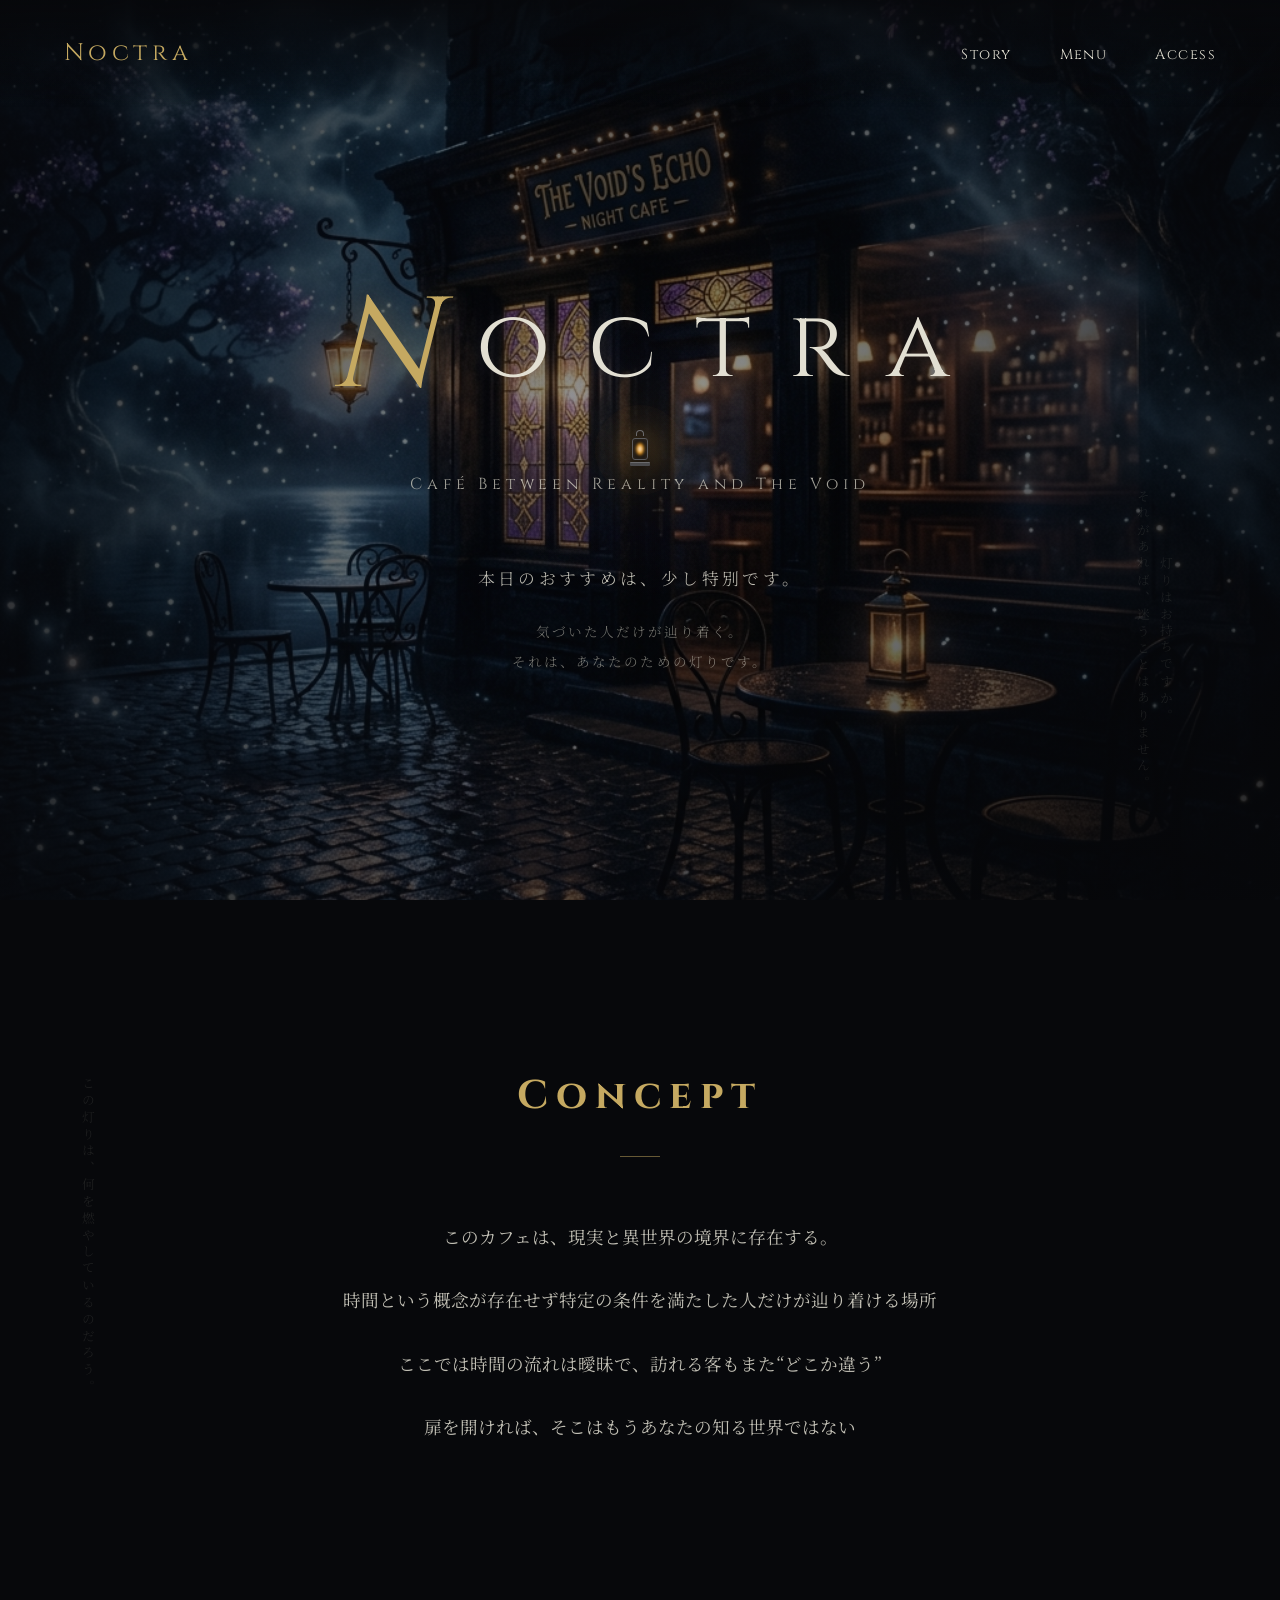
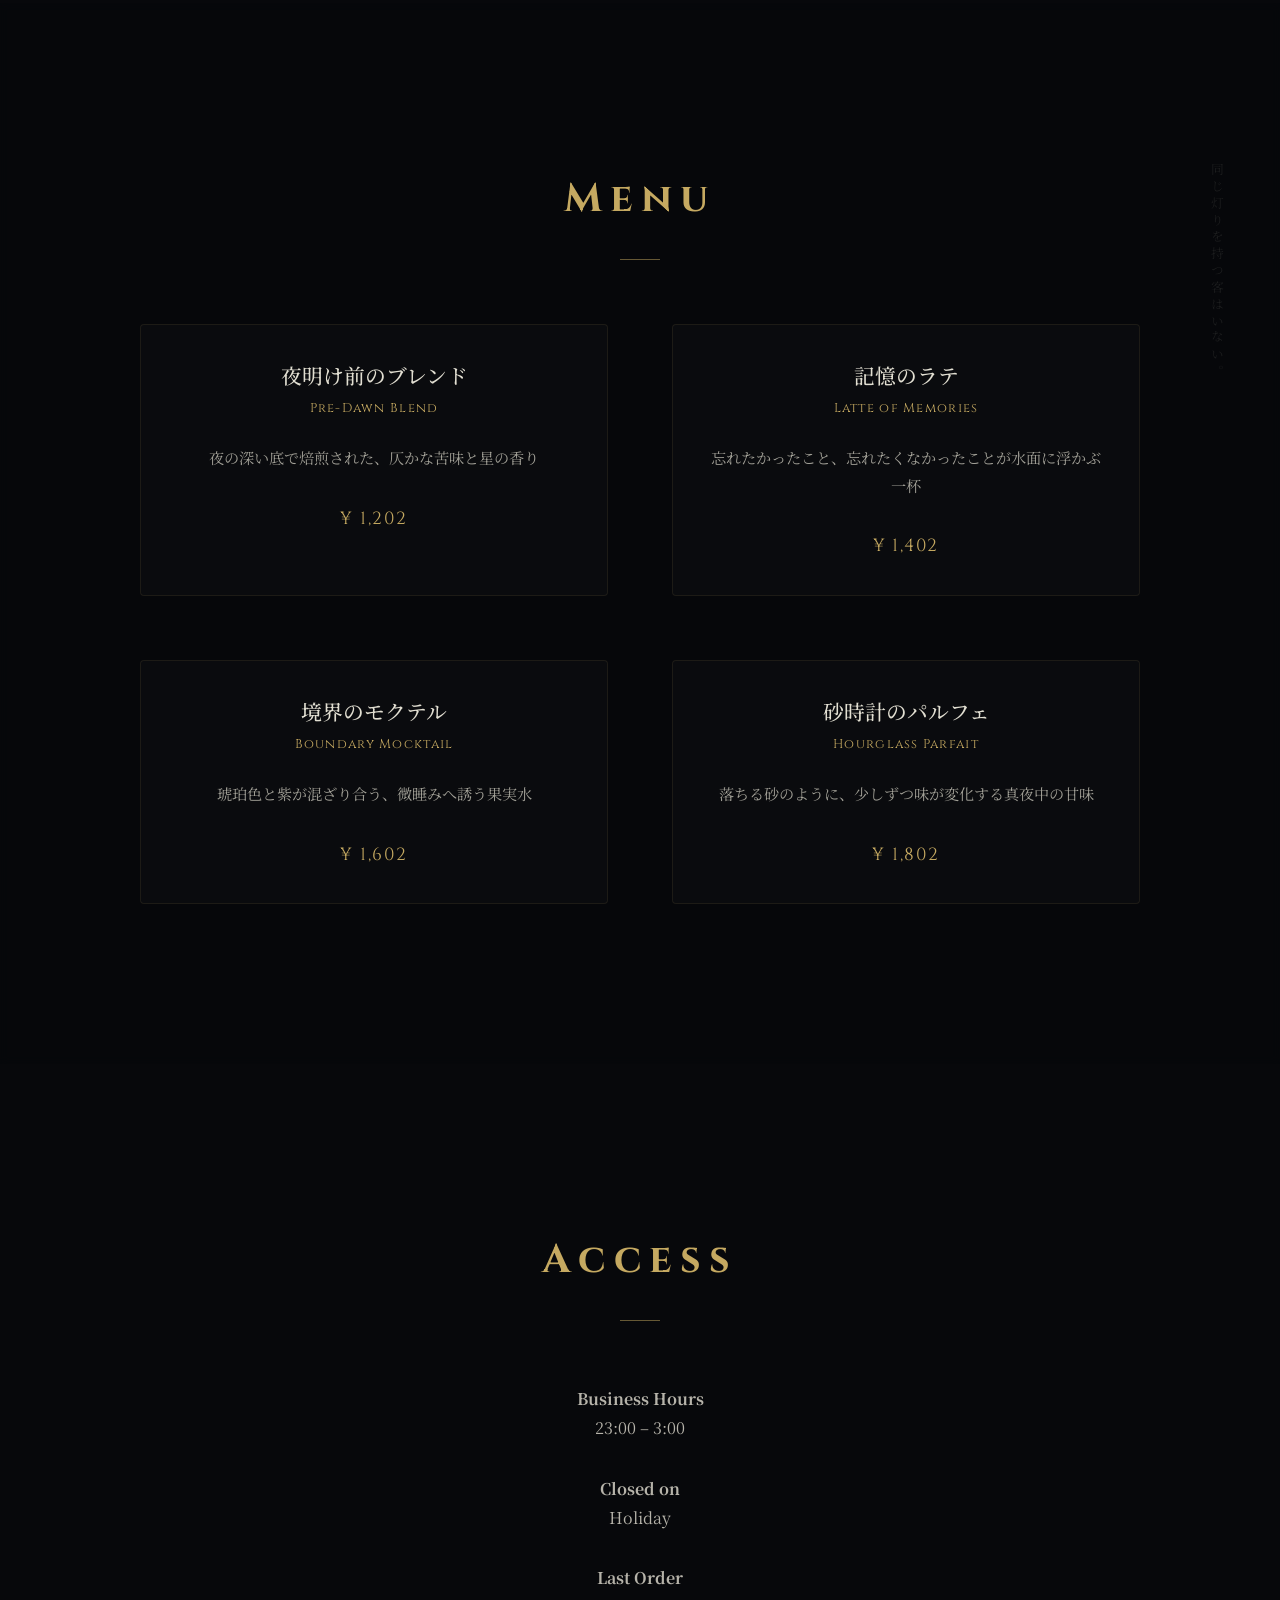
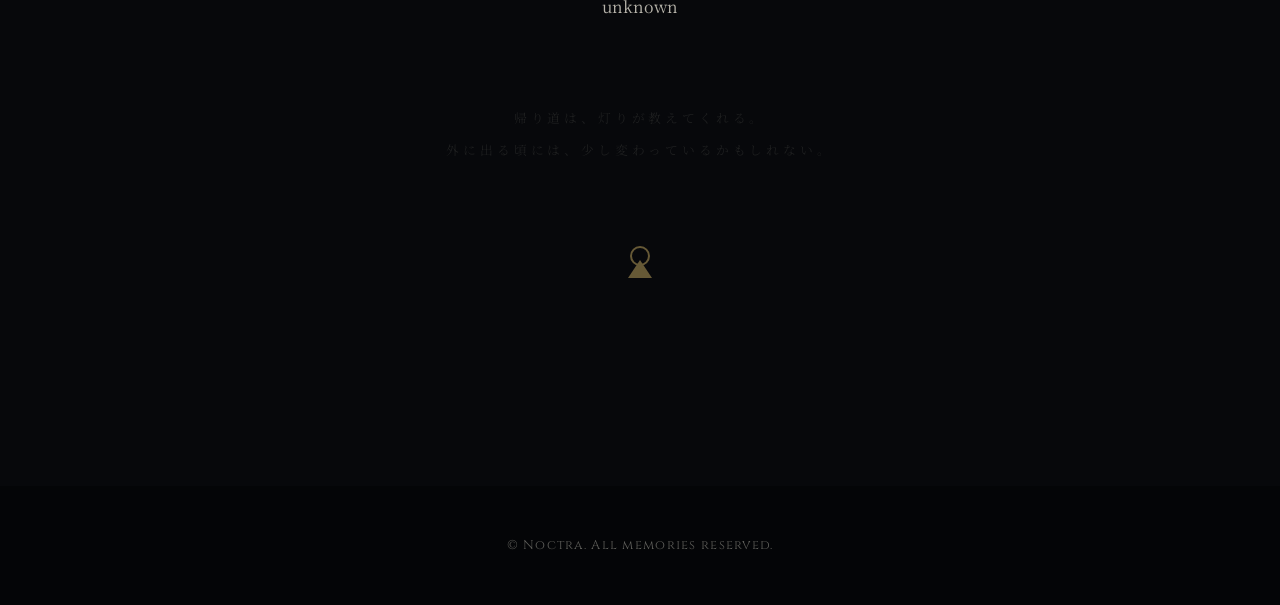
<file: index.html>
<!DOCTYPE html>
<html lang="ja">

<head>
    <meta charset="UTF-8">
    <meta name="viewport" content="width=device-width, initial-scale=1.0">
    <title>Noctra | 境界の夜カフェ</title>
    <meta name="description" content="現実と異世界の狭間にある、深夜だけ開く夜カフェ「Noctra」。条件を満たした者だけが辿り着ける、時間や記憶が曖昧になる場所。">

    <!-- Google Fonts -->
    <link rel="preconnect" href="https://fonts.googleapis.com">
    <link rel="preconnect" href="https://fonts.gstatic.com" crossorigin>
    <link
        href="https://fonts.googleapis.com/css2?family=Cinzel:wght@400;500;600&family=Noto+Serif+JP:wght@300;400;500&display=swap"
        rel="stylesheet">

    <link rel="stylesheet" href="style.css">
</head>

<body>
    <!-- Custom Cursor Glow -->
    <div class="cursor-glow"></div>

    <!-- Particles -->
    <canvas id="particle-canvas"></canvas>

    <!-- Initial Loading Screen -->
    <div id="loader">
        <div class="loader-logo">
            <span class="logo-text">N</span>octra
        </div>
    </div>

    <!-- Navigation -->
    <nav class="navbar fade-on-scroll">
        <div class="nav-brand">Noctra</div>
        <ul class="nav-links">
            <li><a href="#story">Story</a></li>
            <li><a href="#menu">Menu</a></li>
            <li><a href="#access">Access</a></li>
        </ul>
    </nav>

    <!-- Hero Section -->
    <header class="hero">
        <div class="hero-overlay"></div>
        <div class="hero-content">
            <h1 class="main-title">
                <span class="letter-N">N</span>octra
            </h1>
            <p class="subtitle">Café Between Reality and The Void</p>
            <div class="hero-intro">
                <p class="hero-intro-line1" id="hero-glitch-1">本日のおすすめは、少し特別です。</p>
                <p class="hero-intro-line2" id="hero-glitch-2">気づいた人だけが辿り着く。<br>それは、あなたのための灯りです。</p>
            </div>
        </div>
        <p class="cryptic-text hero-cryptic">灯りはお持ちですか。<br>それがあれば、迷うことはありません。</p>
    </header>

    <!-- Story Section -->
    <section id="story" class="section dark-section">
        <p class="cryptic-text side-cryptic fade-on-scroll">この灯りは、何を燃やしているのだろう。</p>
        <div class="container fade-on-scroll">
            <h2 class="section-title secret-trigger" id="secret-concept-trigger">Concept</h2>
            <div class="story-content">
                <p>このカフェは、現実と異世界の境界に存在する。<br><br>時間という概念が存在せず特定の条件を満たした人だけが辿り着ける場所<br><br>ここでは時間の流れは曖昧で、<span id="secret-letter-trigger" class="secret-trigger">訪れる客もまた“どこか違う”</span><br><br>扉を開ければ、そこはもうあなたの知る世界ではない</p>
            </div>
        </div>
    </section>

    <!-- Menu Section -->
    <section id="menu" class="section bg-image-section">
        <div class="section-overlay"></div>
        <p class="cryptic-text side-cryptic-right fade-on-scroll">同じ灯りを持つ客はいない。</p>
        <div class="container fade-on-scroll">
            <h2 class="section-title secret-trigger" id="secret-menu-trigger">Menu</h2>
            <div class="menu-grid">
                <div class="menu-item">
                    <h3 class="reaction-spot">夜明け前のブレンド</h3>
                    <p class="menu-en">Pre-Dawn Blend</p>
                    <p class="menu-desc">夜の深い底で焙煎された、仄かな苦味と星の香り</p>
                    <span class="price">¥ 1,202</span>
                </div>
                <div class="menu-item">
                    <h3 class="reaction-spot">記憶のラテ</h3>
                    <p class="menu-en">Latte of Memories</p>
                    <p class="menu-desc">忘れたかったこと、忘れたくなかったことが水面に浮かぶ一杯</p>
                    <span class="price">¥ 1,402</span>
                </div>
                <div class="menu-item">
                    <h3 class="reaction-spot">境界のモクテル</h3>
                    <p class="menu-en">Boundary Mocktail</p>
                    <p class="menu-desc">琥珀色と紫が混ざり合う、微睡みへ誘う果実水</p>
                    <span class="price">¥ 1,602</span>
                </div>
                <div class="menu-item">
                    <h3 class="reaction-spot">砂時計のパルフェ</h3>
                    <p class="menu-en">Hourglass Parfait</p>
                    <p class="menu-desc">落ちる砂のように、少しずつ味が変化する真夜中の甘味</p>
                    <span class="price">¥ 1,802</span>
                </div>
            </div>
        </div>
    </section>

    <!-- Access Section -->
    <section id="access" class="section dark-section">
        <div class="container fade-on-scroll">
            <h2 class="section-title reaction-spot">Access</h2>
            <div class="access-info">
                <p><strong>Business Hours</strong><br>23:00 – 3:00</p>
                <p><strong>Closed on</strong><br><span id="holiday-text">Holiday</span></p>
                <p><strong>Last Order</strong><br>unknown</p>
                <p class="cryptic-text center-cryptic fade-on-scroll">帰り道は、灯りが教えてくれる。<br>外に出る頃には、少し変わっているかもしれない。</p>
                <a href="rian/index.html" class="keyhole-icon" id="secret-keyhole">
                    <!-- Simple CSS keyhole shape -->
                    <div class="keyhole-circle"></div>
                    <div class="keyhole-triangle"></div>
                </a>
            </div>
        </div>
    </section>

    <footer class="footer">
        <p>&copy; Noctra. All memories reserved.</p>
    </footer>

    <!-- Secret Concept Overlay -->
    <div id="secret-concept-overlay" class="secret-overlay">
        <div class="secret-concept-content story-content">
            <p class="concept-line1">この場所では、灯りが記憶を燃やしている。<br>小さく揺れるその光は、誰一人として同じではない。</p>
            <p class="concept-line2">訪れる理由を忘れてしまう人もいれば、<br>帰る頃には、少しだけ軽くなっている人もいる。<br><br>思い出とは、そういうもの。<br>その灯りを、消さないでください。</p>
        </div>
    </div>

    <!-- Lantern Cursor -->
    <div class="lantern-cursor" id="lantern-cursor">
        <div class="lantern-wrapper">
            <div class="lantern-glow"></div>
            <div class="lantern-body">
                <div class="lantern-hook"></div>
                <div class="lantern-glass">
                    <div class="lantern-light"></div>
                </div>
                <div class="lantern-base"></div>
            </div>
        </div>
    </div>

    <!-- Secret Letter Overlay -->
    <div id="secret-letter-overlay" class="secret-overlay">
        <div class="secret-letter-content">
            <div class="letter-text" id="letter-text"></div>
        </div>
    </div>

    <!-- Night Menu Overlay -->
    <div id="night-menu-overlay" class="secret-overlay">
        <div class="night-menu-content">
            <h2 class="night-menu-title">Night Menu</h2>
            <ul class="night-menu-list">
                <li class="night-menu-item">
                    <h3>記憶のラテ</h3>
                    <p>忘れたい記憶ほど、甘く香る</p>
                </li>
                <li class="night-menu-item">
                    <h3>影のブレンド</h3>
                    <p>あなたの輪郭を少しだけ溶かす</p>
                </li>
                <li class="night-menu-item" id="last-drink-item">
                    <div id="last-drink-default">
                        <h3>最後の一杯</h3>
                        <p>これで<span class="secret-trigger" id="secret-tea-trigger">お別れ</span>かもしれないし、始まりかもしれない</p>
                    </div>
                    <div id="last-drink-secret" style="display: none;">
                        <h3 style="color: var(--accent-gold); text-shadow: 0 0 15px rgba(197, 169, 97, 0.6);">ストレートティー
                        </h3>
                        <p
                            style="font-size: 0.8rem; line-height: 1.8; text-align: left; display: inline-block; margin-top: 1rem; color: rgba(226, 223, 210, 0.7); letter-spacing: 0.05em;">
                            コーヒーとティーだから全然違うか笑言いたいことはたくさんあるけど、もう意味ないもんな。慎重にいって失敗したからほんと後悔してる。本来の自分で行ってこの結果なら普通に受け入れるし、引きずらないんだけどな〜。厳しいってwww
                        </p>
                    </div>
                </li>
            </ul>
            <div class="night-menu-close">Close</div>
        </div>
    </div>

    <script src="script.js"></script>
</body>

</html>
</file>
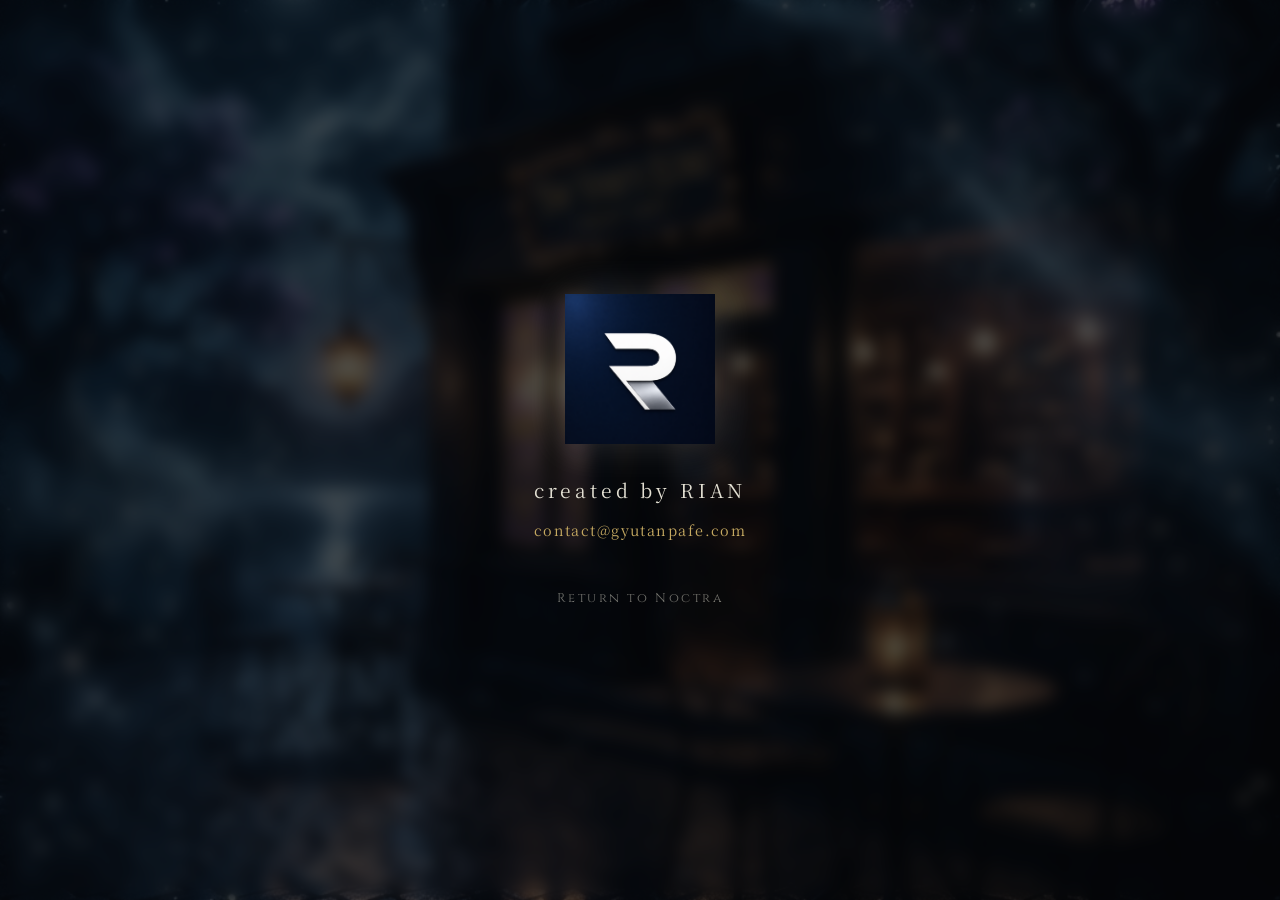
<file: rian/index.html>
<!DOCTYPE html>
<html lang="ja">

<head>
    <meta charset="UTF-8">
    <meta name="viewport" content="width=device-width, initial-scale=1.0">
    <title>About RIAN</title>
    <link rel="preconnect" href="https://fonts.googleapis.com">
    <link rel="preconnect" href="https://fonts.gstatic.com" crossorigin>
    <link
        href="https://fonts.googleapis.com/css2?family=Cinzel:wght@400;500;600&family=Noto+Serif+JP:wght@300;400;500&display=swap"
        rel="stylesheet">
    <link rel="stylesheet" href="style.css">
</head>

<body>
    <div class="rian-container">
        <div class="rian-content">
            <img src="../rian_logo.png" alt="RIAN Logo" class="rian-logo">
            <h1 class="rian-title">created by RIAN</h1>
            <p class="rian-email">
                <a href="mailto:contact@gyutanpafe.com">contact@gyutanpafe.com</a>
            </p>
            <a href="../index.html" class="back-link">Return to Noctra</a>
        </div>
    </div>
</body>

</html>
</file>
<file: style.css>
/* Variables & Reset */
:root {
    --bg-dark: #07080b; /* Very deep navy/black */
    --text-main: #e2dfd2; /* Slightly aged white */
    --accent-gold: #c5a961; /* Muted gold */
    --accent-purple: #4a306d; /* Deep purple */
    --font-en: 'Cinzel', serif;
    --font-jp: 'Noto Serif JP', serif;
}

* {
    margin: 0;
    padding: 0;
    box-sizing: border-box;
}

body {
    background-color: var(--bg-dark);
    color: var(--text-main);
    font-family: var(--font-jp);
    overflow-x: hidden;
    line-height: 1.8;
}

/* Custom Cursor Glow */
.cursor-glow {
    position: fixed;
    top: 0;
    left: 0;
    width: 300px;
    height: 300px;
    background: radial-gradient(circle, rgba(197, 169, 97, 0.08) 0%, rgba(74, 48, 109, 0.05) 40%, transparent 70%);
    border-radius: 50%;
    pointer-events: none;
    transform: translate(-50%, -50%);
    z-index: 9999;
    mix-blend-mode: screen;
    transition: width 0.3s, height 0.3s;
}

/* Particles Canvas */
#particle-canvas {
    position: fixed;
    top: 0;
    left: 0;
    width: 100vw;
    height: 100vh;
    z-index: 0;
    pointer-events: none;
    opacity: 0.6;
}

/* Loader */
#loader {
    position: fixed;
    top: 0;
    left: 0;
    width: 100vw;
    height: 100vh;
    background-color: var(--bg-dark);
    display: flex;
    justify-content: center;
    align-items: center;
    z-index: 10000;
    transition: opacity 1.5s ease-out;
}

.loader-logo {
    font-family: var(--font-en);
    font-size: 3rem;
    letter-spacing: 0.5em;
    color: var(--accent-gold);
    opacity: 0;
    animation: pulse-glow 3s infinite alternate, loader-fade-in 2s forwards;
}

.logo-text {
    font-size: 4.5rem;
    font-style: italic;
}

/* Navigation */
.navbar {
    position: fixed;
    top: 0;
    width: 100%;
    padding: 2rem 4rem;
    display: flex;
    justify-content: space-between;
    align-items: center;
    z-index: 100;
    background: linear-gradient(to bottom, rgba(7, 8, 11, 0.9), transparent);
}

.nav-brand {
    font-family: var(--font-en);
    font-size: 1.5rem;
    letter-spacing: 0.2em;
    color: var(--accent-gold);
}

.nav-links {
    list-style: none;
    display: flex;
    gap: 3rem;
}

.nav-links a {
    color: var(--text-main);
    text-decoration: none;
    font-family: var(--font-en);
    font-size: 0.9rem;
    letter-spacing: 0.1em;
    transition: color 0.3s, text-shadow 0.3s;
}

.nav-links a:hover {
    color: var(--accent-gold);
    text-shadow: 0 0 10px rgba(197, 169, 97, 0.5);
}

/* Hero Section */
.hero {
    position: relative;
    height: 100vh;
    display: flex;
    justify-content: center;
    align-items: center;
    text-align: center;
    background-image: url('bg.png');
    background-size: cover;
    background-position: center;
    background-attachment: fixed;
    z-index: 1;
}

.hero-overlay {
    position: absolute;
    top: 0;
    left: 0;
    width: 100%;
    height: 100%;
    background: radial-gradient(circle, rgba(7, 8, 11, 0.4) 0%, rgba(7, 8, 11, 0.9) 100%);
    z-index: 2;
}

.hero-content {
    position: relative;
    z-index: 3;
    opacity: 0;
    transform: translateY(30px);
    animation: fade-up 2s 1s forwards cubic-bezier(0.2, 0.8, 0.2, 1);
}

.main-title {
    font-family: var(--font-en);
    font-size: 6rem;
    font-weight: 400;
    letter-spacing: 0.4em;
    margin-right: -0.4em;
    color: var(--text-main);
    text-shadow: 0 0 20px rgba(255, 255, 255, 0.1);
}

.letter-N {
    font-size: 8rem;
    font-style: italic;
    color: var(--accent-gold);
    text-shadow: 0 0 30px rgba(197, 169, 97, 0.4);
    display: inline-block;
    transform: translateY(10px);
}

.subtitle {
    font-family: var(--font-en);
    font-size: 1rem;
    letter-spacing: 0.3em;
    margin-top: 1rem;
    color: rgba(226, 223, 210, 0.7);
}

.hero-intro {
    margin-top: 4rem;
    font-family: var(--font-jp);
    display: flex;
    flex-direction: column;
    align-items: center;
    gap: 1.5rem;
}

.hero-intro-line1 {
    font-size: 1.05rem;
    color: rgba(226, 223, 210, 0.85);
    letter-spacing: 0.2em;
    font-weight: 300;
}

.hero-intro-line2 {
    font-size: 0.85rem;
    color: rgba(226, 223, 210, 0.5);
    letter-spacing: 0.15em;
    line-height: 2.2;
    opacity: 0;
    font-weight: 300;
    animation: fade-in-slow 1.2s 5.5s forwards ease-in-out;
}

@keyframes fade-in-slow {
    0% { opacity: 0; }
    100% { opacity: 1; }
}

.scroll-indicator {
    position: absolute;
    bottom: -15vh;
    left: 50%;
    transform: translateX(-50%);
    display: flex;
    flex-direction: column;
    align-items: center;
    gap: 10px;
    opacity: 0.5;
}

.mouse {
    width: 24px;
    height: 36px;
    border: 1px solid var(--text-main);
    border-radius: 12px;
    position: relative;
}

.mouse::before {
    content: '';
    position: absolute;
    top: 6px;
    left: 50%;
    transform: translateX(-50%);
    width: 4px;
    height: 4px;
    background: var(--accent-gold);
    border-radius: 50%;
    animation: scroll-wheel 2s infinite;
}

.scroll-indicator span {
    font-family: var(--font-en);
    font-size: 0.7rem;
    letter-spacing: 0.2em;
}

/* Sections */
.section {
    position: relative;
    padding: 10rem 2rem;
    z-index: 1;
}

.container {
    max-width: 1000px;
    margin: 0 auto;
}

.section-title {
    font-family: var(--font-en);
    font-size: 2.5rem;
    letter-spacing: 0.2em;
    text-align: center;
    margin-bottom: 4rem;
    color: var(--accent-gold);
    position: relative;
}

.section-title::after {
    content: '';
    display: block;
    width: 40px;
    height: 1px;
    background: var(--accent-gold);
    margin: 1.5rem auto 0;
    opacity: 0.5;
}

/* Story */
.dark-section {
    background-color: var(--bg-dark);
}

.story-content {
    text-align: center;
    font-size: 1.1rem;
    color: rgba(226, 223, 210, 0.85);
    max-width: 600px;
    margin: 0 auto;
}

.concept-line1 {
    opacity: 0;
    transform: translateY(20px);
}

.concept-line2 {
    opacity: 0;
    transform: translateY(20px);
    margin-top: 2.5rem;
}

#secret-concept-overlay.show .concept-line1 {
    animation: fade-up 1.5s 0.2s forwards cubic-bezier(0.2, 0.8, 0.2, 1);
}

#secret-concept-overlay.show .concept-line2 {
    animation: fade-up 1.5s 2.5s forwards cubic-bezier(0.2, 0.8, 0.2, 1);
}

/* Menu */
.bg-image-section {
    background-image: url('bg.png');
    background-size: cover;
    background-position: center;
    background-attachment: fixed;
}

.section-overlay {
    position: absolute;
    top: 0;
    left: 0;
    width: 100%;
    height: 100%;
    background: rgba(7, 8, 11, 0.85);
    backdrop-filter: blur(5px);
    z-index: -1;
}

.menu-grid {
    display: grid;
    grid-template-columns: repeat(auto-fit, minmax(400px, 1fr));
    gap: 4rem;
}

.menu-item {
    text-align: center;
    padding: 2rem;
    background: rgba(255, 255, 255, 0.02);
    border: 1px solid rgba(197, 169, 97, 0.1);
    border-radius: 4px;
    transition: transform 0.4s, background 0.4s, border-color 0.4s;
    position: relative;
    overflow: hidden;
}

.menu-item::before {
    content: '';
    position: absolute;
    top: -50%;
    left: -50%;
    width: 200%;
    height: 200%;
    background: radial-gradient(circle, rgba(197, 169, 97, 0.05) 0%, transparent 60%);
    opacity: 0;
    transition: opacity 0.4s;
}

.menu-item:hover {
    transform: translateY(-5px);
    background: rgba(255, 255, 255, 0.04);
    border-color: rgba(197, 169, 97, 0.3);
}

.menu-item:hover::before {
    opacity: 1;
}

.menu-item h3 {
    font-size: 1.3rem;
    font-weight: 500;
    margin-bottom: 0.2rem;
    color: var(--text-main);
}

.menu-en {
    font-family: var(--font-en);
    font-size: 0.8rem;
    color: var(--accent-gold);
    letter-spacing: 0.1em;
    margin-bottom: 1.5rem;
}

.menu-desc {
    font-size: 0.95rem;
    color: rgba(226, 223, 210, 0.7);
    margin-bottom: 2rem;
}

.price {
    font-family: var(--font-en);
    color: var(--accent-gold);
    font-size: 1.1rem;
    letter-spacing: 0.1em;
}

/* Access */
.access-info {
    text-align: center;
    color: rgba(226, 223, 210, 0.8);
    display: flex;
    flex-direction: column;
    gap: 2rem;
}

.keyhole-icon {
    margin: 3rem auto;
    width: 30px;
    display: flex;
    flex-direction: column;
    align-items: center;
    opacity: 0.5;
    transition: opacity 0.5s;
    cursor: pointer;
}

.keyhole-icon:hover {
    opacity: 1;
    filter: drop-shadow(0 0 8px var(--accent-gold));
}

.keyhole-circle {
    width: 20px;
    height: 20px;
    border: 2px solid var(--accent-gold);
    border-radius: 50%;
}

.keyhole-triangle {
    width: 0;
    height: 0;
    border-left: 12px solid transparent;
    border-right: 12px solid transparent;
    border-bottom: 18px solid var(--accent-gold);
    margin-top: -6px;
}

.footer {
    text-align: center;
    padding: 3rem;
    font-family: var(--font-en);
    font-size: 0.8rem;
    color: rgba(226, 223, 210, 0.4);
    letter-spacing: 0.1em;
    background-color: #040507;
}


/* Animations */
.fade-on-scroll {
    opacity: 0;
    transform: translateY(40px);
    transition: opacity 1.5s cubic-bezier(0.2, 0.8, 0.2, 1), transform 1.5s cubic-bezier(0.2, 0.8, 0.2, 1);
}

.fade-on-scroll.is-visible {
    opacity: 1;
    transform: translateY(0);
}

@keyframes fade-up {
    to {
        opacity: 1;
        transform: translateY(0);
    }
}

@keyframes pulse-glow {
    from {
        text-shadow: 0 0 10px rgba(197, 169, 97, 0.2);
    }
    to {
        text-shadow: 0 0 30px rgba(197, 169, 97, 0.8);
    }
}

@keyframes loader-fade-in {
    from { opacity: 0; transform: scale(0.9); }
    to { opacity: 1; transform: scale(1); }
}

@keyframes scroll-wheel {
    0% { top: 6px; opacity: 1; }
    100% { top: 20px; opacity: 0; }
}

/* Responsive */
@media (max-width: 768px) {
    .main-title { font-size: 3.5rem; }
    .letter-N { font-size: 5rem; }
    .navbar { padding: 1.5rem; flex-direction: column; gap: 1rem; }
    .nav-links { gap: 1.5rem; flex-wrap: wrap; justify-content: center; }
    .section { padding: 6rem 1.5rem; }
    .menu-grid { grid-template-columns: 1fr; }
    .cursor-glow { display: none; }
    .hero-intro { margin-top: 3rem; gap: 1rem; }
    .hero-intro-line1 { font-size: 0.9rem; }
    .hero-intro-line2 { font-size: 0.8rem; }
    
    /* Fix mobile background bug (iOS Safari zoom issue) */
    .hero, .bg-image-section {
        background-attachment: scroll;
        background-position: center center;
    }
}

/* --- Secret Interactions & Lantern Cursor --- */
body, a, button, .menu-item, .secret-trigger, .night-menu-close, .keyhole-icon {
    cursor: none !important;
}

.lantern-cursor {
    position: fixed;
    top: 0;
    left: 0;
    width: 0;
    height: 0;
    pointer-events: none;
    z-index: 10001;
}

.lantern-wrapper {
    position: absolute;
    top: 0;
    left: 0;
    width: 24px;
    height: 40px;
    transform: translate(-50%, -50%);
    transition: transform 0.15s cubic-bezier(0.175, 0.885, 0.32, 1.275);
}

/* Glow */
.lantern-glow {
    position: absolute;
    top: 50%;
    left: 50%;
    width: 90px;
    height: 90px;
    transform: translate(-50%, -50%);
    background: radial-gradient(circle, rgba(230, 160, 80, 0.2) 0%, rgba(200, 130, 60, 0.05) 50%, transparent 100%);
    border-radius: 50%;
    mix-blend-mode: screen;
    transition: width 0.8s ease, height 0.8s ease, background 0.8s ease;
    animation: lantern-flicker-glow 2.5s infinite alternate ease-in-out;
}

/* Lantern Body (Frame) */
.lantern-body {
    position: absolute;
    top: 0;
    left: 0;
    width: 100%;
    height: 100%;
    display: flex;
    flex-direction: column;
    align-items: center;
    filter: drop-shadow(0 4px 6px rgba(0,0,0,0.6));
}

.lantern-hook {
    width: 8px;
    height: 6px;
    border: 1.5px solid #6b6b6d;
    border-bottom: none;
    border-radius: 4px 4px 0 0;
    margin-bottom: 2px;
}

.lantern-glass {
    width: 16px;
    height: 22px;
    border: 1.5px solid #5a5a5c;
    border-radius: 3px;
    background: rgba(20, 20, 25, 0.5);
    position: relative;
    display: flex;
    justify-content: center;
    align-items: center;
    overflow: hidden;
    box-shadow: inset 0 0 4px rgba(255, 200, 100, 0.1);
}

.lantern-base {
    width: 20px;
    height: 4px;
    background: #4a4a4c;
    border-radius: 1px;
    margin-top: 2px;
    border-top: 1px solid #6b6b6d;
}

/* Internal Light Source */
.lantern-light {
    width: 8px;
    height: 12px;
    background: radial-gradient(ellipse, #fff5e6 10%, #e68a00 60%, transparent 100%);
    border-radius: 50%;
    filter: blur(1.5px);
    animation: lantern-flicker-light 1.8s infinite alternate ease-in-out;
    transition: background 0.8s ease, box-shadow 0.8s ease;
}

/* Flicker Animations */
@keyframes lantern-flicker-glow {
    0% { opacity: 0.8; transform: translate(-50%, -50%) scale(0.95); }
    100% { opacity: 1; transform: translate(-50%, -50%) scale(1.05); }
}

@keyframes lantern-flicker-light {
    0% { opacity: 0.85; transform: scale(0.9); }
    100% { opacity: 1; transform: scale(1.1); }
}

/* Active (Hover) State */
.lantern-cursor.active .lantern-glow {
    width: 130px;
    height: 130px;
    background: radial-gradient(circle, rgba(230, 160, 80, 0.3) 0%, rgba(200, 130, 60, 0.1) 60%, transparent 100%);
}

.lantern-cursor.active .lantern-light {
    background: radial-gradient(ellipse, #ffffff 10%, #ffaa00 70%, transparent 100%);
    box-shadow: 0 0 10px 2px rgba(255, 170, 0, 0.4);
}

/* Click State */
.lantern-cursor.clicked .lantern-wrapper {
    transform: translate(-50%, -50%) rotate(12deg) scale(0.95);
}
.lantern-cursor.clicked .lantern-light {
    background: radial-gradient(ellipse, #ffffff 20%, #ffcc66 80%, transparent 100%);
    box-shadow: 0 0 15px 4px rgba(255, 170, 0, 0.6);
}

/* --- Cryptic Story Texts --- */
.cryptic-text {
    position: absolute;
    font-size: 0.8rem;
    color: rgba(226, 223, 210, 0.1); /* Very faint */
    letter-spacing: 0.3em;
    writing-mode: vertical-rl;
    font-family: var(--font-jp);
    user-select: none;
    transition: color 1.5s ease, text-shadow 1.5s ease;
    cursor: none !important;
}

.cryptic-text:hover {
    color: rgba(226, 223, 210, 0.7);
    text-shadow: 0 0 10px rgba(197, 169, 97, 0.5);
}

.hero-cryptic {
    bottom: 12vh;
    right: 8vw;
    z-index: 5;
}

.side-cryptic {
    top: 25%;
    left: 6vw;
    z-index: 5;
}

.side-cryptic-right {
    top: 15%;
    right: 4vw;
    z-index: 5;
}

.center-cryptic {
    position: relative;
    writing-mode: horizontal-tb;
    text-align: center;
    margin: 3rem auto 0;
    line-height: 2.5;
}

/* Secret Overlays */
.secret-overlay {
    position: fixed;
    top: 0;
    left: 0;
    width: 100vw;
    height: 100vh;
    background: rgba(4, 5, 7, 0.95);
    z-index: 9990;
    display: flex;
    justify-content: center;
    align-items: center;
    opacity: 0;
    pointer-events: none;
    transition: opacity 0.8s ease;
}

.secret-overlay.show {
    opacity: 1;
    pointer-events: auto;
}

.secret-trigger {
    transition: color 0.3s, text-shadow 0.3s;
    cursor: none !important;
}

.secret-trigger:hover {
    color: var(--accent-gold);
    text-shadow: 0 0 10px rgba(197, 169, 97, 0.5);
}

/* Letter Content */
.secret-letter-content {
    max-width: 600px;
    padding: 3rem;
    text-align: center;
    transform: translateY(20px);
    transition: transform 0.8s ease;
    filter: blur(2px);
}

.secret-overlay.show .secret-letter-content {
    transform: translateY(0);
    filter: blur(0);
}

.letter-text {
    font-size: 0.95rem;
    line-height: 2.5;
    color: rgba(226, 223, 210, 0.8);
    letter-spacing: 0.1em;
    font-style: italic;
    white-space: pre-wrap;
    text-shadow: 0 0 5px rgba(226, 223, 210, 0.2);
}

/* Night Menu Content */
.night-menu-content {
    text-align: center;
    width: 100%;
    max-width: 800px;
}

.night-menu-title {
    font-family: var(--font-en);
    font-size: 2.5rem;
    color: var(--accent-purple);
    letter-spacing: 0.3em;
    margin-bottom: 4rem;
    text-shadow: 0 0 15px rgba(74, 48, 109, 0.5);
    opacity: 0;
    transform: translateY(20px);
    transition: opacity 1s ease 0.3s, transform 1s ease 0.3s;
}

.secret-overlay.show .night-menu-title {
    opacity: 1;
    transform: translateY(0);
}

.night-menu-list {
    list-style: none;
    display: flex;
    flex-direction: column;
    gap: 3rem;
}

.night-menu-item {
    opacity: 0;
    transform: translateY(20px);
    transition: opacity 1s ease, transform 1s ease, color 0.3s, text-shadow 0.3s;
}

.secret-overlay.show .night-menu-item:nth-child(1) { transition-delay: 0.6s; }
.secret-overlay.show .night-menu-item:nth-child(2) { transition-delay: 0.9s; }
.secret-overlay.show .night-menu-item:nth-child(3) { transition-delay: 1.2s; }

.secret-overlay.show .night-menu-item {
    opacity: 1;
    transform: translateY(0);
}

.night-menu-item:hover {
    transform: scale(1.02);
}

/* Reaction Texts */
.reaction-text {
    position: fixed;
    font-size: 0.75rem;
    color: rgba(226, 223, 210, 0.7);
    letter-spacing: 0.1em;
    pointer-events: none;
    z-index: 9999;
    opacity: 0;
    transform: translate(-50%, -10px);
    transition: opacity 0.5s ease, transform 0.5s ease;
    font-family: var(--font-jp);
    text-shadow: 0 0 8px rgba(0, 0, 0, 0.9);
}

.reaction-text.show {
    opacity: 1;
    transform: translate(-50%, -20px);
}

/* --- Creepy Holiday Effect --- */
.creepy-holiday-text {
    font-family: 'Courier New', Courier, monospace;
    transition: color 0.1s;
    user-select: none;
}

body.is-holiday .lantern-glow {
    background: radial-gradient(circle, rgba(180, 20, 20, 0.3) 0%, rgba(100, 10, 10, 0.05) 50%, transparent 100%);
}

body.is-holiday .lantern-light {
    background: radial-gradient(ellipse, #ffcccc 10%, #cc0000 60%, transparent 100%);
    box-shadow: 0 0 12px 3px rgba(200, 0, 0, 0.5);
    animation: lantern-flicker-light-creepy 0.4s infinite alternate ease-in-out;
}

body.is-holiday .cursor-glow {
    background: radial-gradient(circle, rgba(150, 0, 0, 0.1) 0%, rgba(50, 0, 0, 0.05) 40%, transparent 70%) !important;
}

@keyframes lantern-flicker-light-creepy {
    0% { opacity: 0.5; transform: scale(0.7); }
    100% { opacity: 1; transform: scale(1.3); }
}

.night-menu-item h3 {
    font-size: 1.5rem;
    color: var(--text-main);
    margin-bottom: 0.5rem;
    font-weight: 400;
    letter-spacing: 0.2em;
    transition: color 0.5s, text-shadow 0.5s;
}

.night-menu-item:hover h3 {
    color: var(--accent-gold);
    text-shadow: 0 0 15px rgba(197, 169, 97, 0.6);
}

.night-menu-item p {
    font-size: 0.85rem;
    color: rgba(226, 223, 210, 0.5);
    letter-spacing: 0.1em;
}

.night-menu-close {
    margin-top: 5rem;
    font-family: var(--font-en);
    font-size: 0.9rem;
    color: rgba(226, 223, 210, 0.4);
    letter-spacing: 0.2em;
    transition: color 0.3s;
    opacity: 0;
    transition: opacity 1s ease 2s;
}

.secret-overlay.show .night-menu-close {
    opacity: 1;
}

.night-menu-close:hover {
    color: var(--text-main);
}

@media (max-width: 768px) {
    body, a, button, .menu-item, .secret-trigger, .night-menu-close, .keyhole-icon {
        cursor: auto !important;
    }
    .lantern-cursor {
        display: none;
    }
}
</file>
<file: rian/style.css>
:root {
    --bg-dark: #07080b;
    --text-main: #e2dfd2;
    --accent-gold: #c5a961;
    --font-en: 'Cinzel', serif;
    --font-jp: 'Noto Serif JP', serif;
}

* {
    margin: 0;
    padding: 0;
    box-sizing: border-box;
}

body {
    background-color: var(--bg-dark);
    background-image: url('../bg.png');
    background-size: cover;
    background-position: center;
    background-attachment: fixed;
    color: var(--text-main);
    font-family: var(--font-en);
    height: 100vh;
    display: flex;
    justify-content: center;
    align-items: center;
    overflow: hidden;
    position: relative;
}

/* Dark overlay to make text readable */
body::before {
    content: '';
    position: absolute;
    top: 0;
    left: 0;
    width: 100%;
    height: 100%;
    background: rgba(7, 8, 11, 0.7);
    backdrop-filter: blur(8px);
    z-index: 1;
}

.rian-container {
    position: relative;
    z-index: 2;
    text-align: center;
    animation: fade-in 2s cubic-bezier(0.2, 0.8, 0.2, 1) forwards;
}

.rian-content {
    display: flex;
    flex-direction: column;
    align-items: center;
}

.rian-logo {
    max-width: 150px;
    margin-bottom: 2rem;
    filter: drop-shadow(0 0 20px rgba(255, 255, 255, 0.15));
    animation: float 6s ease-in-out infinite;
}

.rian-title {
    font-family: var(--font-jp);
    font-size: 1.2rem;
    letter-spacing: 0.2em;
    font-weight: 400;
    margin-bottom: 1rem;
    color: var(--text-main);
}

.rian-email {
    margin-bottom: 3rem;
}

.rian-email a {
    color: var(--accent-gold);
    text-decoration: none;
    font-family: var(--font-jp);
    letter-spacing: 0.1em;
    font-size: 0.9rem;
    transition: color 0.3s, text-shadow 0.3s;
}

.rian-email a:hover {
    color: #fff;
    text-shadow: 0 0 15px var(--accent-gold);
}

.back-link {
    color: rgba(226, 223, 210, 0.5);
    text-decoration: none;
    font-size: 0.8rem;
    letter-spacing: 0.2em;
    transition: color 0.3s;
    position: relative;
}

.back-link::after {
    content: '';
    position: absolute;
    bottom: -5px;
    left: 50%;
    transform: translateX(-50%);
    width: 0;
    height: 1px;
    background: var(--accent-gold);
    transition: width 0.3s;
}

.back-link:hover {
    color: var(--accent-gold);
}

.back-link:hover::after {
    width: 100%;
}

@keyframes fade-in {
    from {
        opacity: 0;
        transform: translateY(30px);
    }
    to {
        opacity: 1;
        transform: translateY(0);
    }
}

@keyframes float {
    0% { transform: translateY(0px); }
    50% { transform: translateY(-10px); }
    100% { transform: translateY(0px); }
}

/* Responsive Fixes */
@media (max-width: 768px) {
    body {
        /* Fix iOS Safari background zoom bug */
        background-attachment: scroll;
        background-position: center center;
    }
    
    .rian-logo {
        max-width: 120px;
    }
}
</file>
